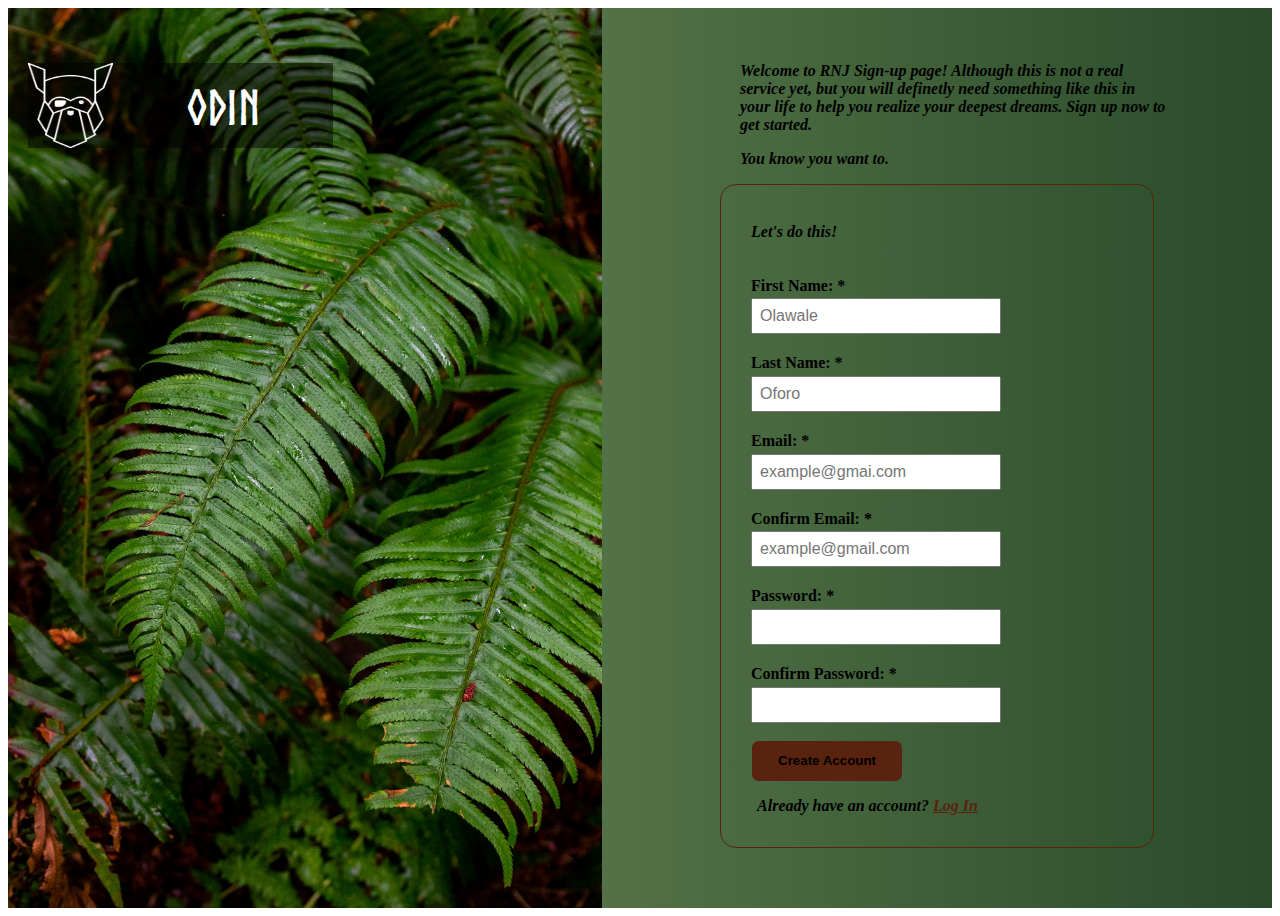
<file: index.html>
<!DOCTYPE html>
<html lang="en">
<head>
    <meta charset="UTF-8">
    <meta name="viewport" content="width=device-width, initial-scale=1.0">
    <title>RNJ Sign-up Form</title>
    <link rel="stylesheet" href="index.css">
</head>
<body>
    <div class="flex-container">
        <div class="the-left">
            <img class="background-flowers" src="image/halie-west-25xggax4bSA-unsplash.jpg" alt="Background Flowers">
            <img class="odin-logo" src="image/odin-lined.png" alt="Odin Logo">
            <div class="odin-name"><p>ODIN</p></div>
            <!--<div class="odin-info">
                <img class="odin-logo" src="image/odin-lined.png" alt="Odin Logo">
                <p class="odin-name">ODIN</p>
              </div>-->
        </div>
        <div class="the-right">
            <p style="margin-left: 100px;" class="welcome-message">Welcome to RNJ Sign-up page! Although this is not a real service yet,
                but you will definetly need something like this in your life to help
                you realize your deepest dreams. Sign up now to get started.
            </p>
            <p style="margin-left: 100px;">You know you want to.</p>
            <form action="constructtechpro.tech" method="post">
                <fieldset>
                    <p>Let's do this!</p>

                    <label for="first_name">First Name: *</label>
                    <input type="text" id="first_name" name="first_name" placeholder="Olawale" required>

                    <label for="last_name">Last Name: *</label>
                    <input type="text" id="last_name" name="last_name" placeholder="Oforo" required>

                    <label for="user_email">Email: *</label>
                    <input type="email" id="user_email" name="emai" placeholder="example@gmai.com" required>

                    <label for="ConfirmEmail">Confirm Email: *</label>
                    <input type="email" id="ConfirmEmail" name="ConfirmEmail" placeholder="example@gmail.com" required>

                    <label for="pass_word">Password: *</label>
                    <input type="password" id="pass_word" name="pass_word" required>

                    <label for="ConfirmPass">Confirm Password: *</label>
                    <input type="password" id="ConfirmPass" name="ConfirmPass" required>
                    
                </fieldset>
                <button style="margin-left: 15px;" class="button" type="submit">Create Account</button>
                    <div>
                        <p style="margin-left: 20px;">Already have an account? <a href="" style="color: rgb(90, 35, 15)">Log In</a></p>
                        <script src="validat_email.js"></script>
                    </div>
                
            </form>
        </div>
    </div>
</body>
</html>
</file>
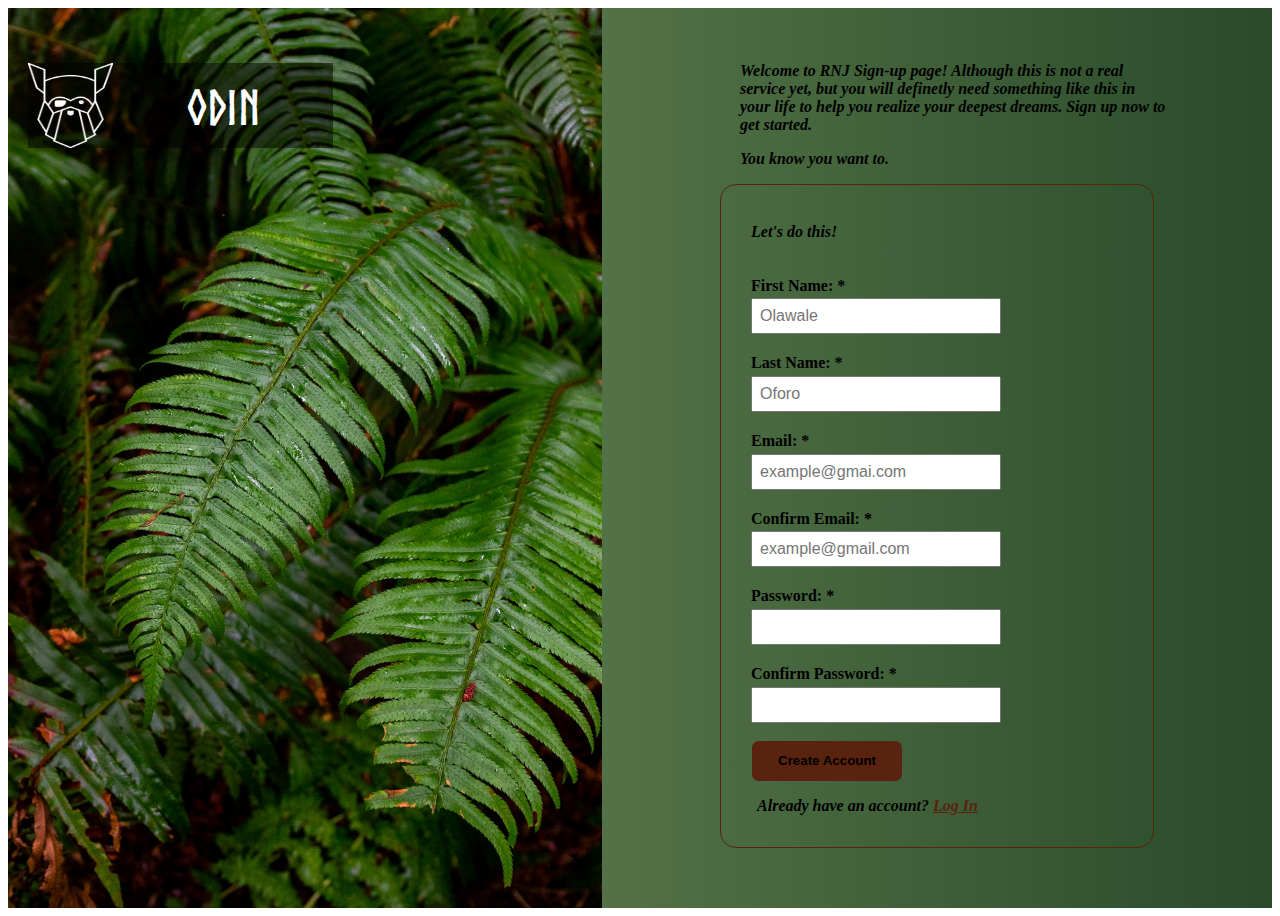
<file: sign_up.html>
<!DOCTYPE html>
<html lang="en">
<head>
    <meta charset="UTF-8">
    <meta name="viewport" content="width=device-width, initial-scale=1.0">
    <title>RNJ Sign-up Form</title>
    <link rel="stylesheet" href="sign_up.css">
</head>
<body>
    <div class="flex-container">
        <div class="the-left">
            <img class="background-flowers" src="image/halie-west-25xggax4bSA-unsplash.jpg" alt="Background Flowers">
            <img class="odin-logo" src="image/odin-lined.png" alt="Odin Logo">
            <div class="odin-name"><p>ODIN</p></div>
            <!--<div class="odin-info">
                <img class="odin-logo" src="image/odin-lined.png" alt="Odin Logo">
                <p class="odin-name">ODIN</p>
              </div>-->
        </div>
        <div class="the-right">
            <p style="margin-left: 100px;" class="welcome-message">Welcome to RNJ Sign-up page! Although this is not a real service yet,
                but you will definetly need something like this in your life to help
                you realize your deepest dreams. Sign up now to get started.
            </p>
            <p style="margin-left: 100px;">You know you want to.</p>
            <form action="constructtechpro.tech" method="post">
                <fieldset>
                    <p>Let's do this!</p>

                    <label for="first_name">First Name: *</label>
                    <input type="text" id="first_name" name="first_name" placeholder="Olawale" required>

                    <label for="last_name">Last Name: *</label>
                    <input type="text" id="last_name" name="last_name" placeholder="Oforo" required>

                    <label for="user_email">Email: *</label>
                    <input type="email" id="user_email" name="emai" placeholder="example@gmai.com" required>

                    <label for="ConfirmEmail">Confirm Email: *</label>
                    <input type="email" id="ConfirmEmail" name="ConfirmEmail" placeholder="example@gmail.com" required>

                    <label for="pass_word">Password: *</label>
                    <input type="password" id="pass_word" name="pass_word" required>

                    <label for="ConfirmPass">Confirm Password: *</label>
                    <input type="password" id="ConfirmPass" name="ConfirmPass" required>
                    
                </fieldset>
                <button style="margin-left: 15px;" class="button" type="submit">Create Account</button>
                    <div>
                        <p style="margin-left: 20px;">Already have an account? <a href="" style="color: rgb(90, 35, 15)">Log In</a></p>
                        <script src="validat_email.js"></script>
                    </div>
                
            </form>
        </div>
    </div>
</body>
</html>
</file>
<file: index.css>
@font-face {
    font-family: personal_font;
    src: url(Norse-Bold.otf);
}
body html {
    margin: 0;
    padding: 0;
    font-family: system-ui, -apple-system, BlinkMacSystemFont, 'Segoe UI', Roboto, Oxygen, Ubuntu, Cantarell, 
    'Open Sans', 'Helvetica Neue', sans-serif, 'Times New Roman', Times, serif;
    height: 100%;
    background-repeat: no-repeat;
  }  
  
  .flex-container {
    display: flex;
    min-height: 100vh;
    background: linear-gradient(to right, #789461, #294B29);
    background-repeat: no-repeat;
  }
  
  .the-left {
    position: relative;
    width: 50%;
    height: auto;
  }
  
 .background-flowers {
    height: 100%;
    width: 100%;
    position: absolute;
    top: 0;
    left: 0;
    background-repeat: no-repeat;
    background-size: cover;
  }
  
  .odin-logo {
    position: absolute;
    top: 55px;
    left: 20px;
    background-color: rgba(0, 0, 0, 0.5);
    width: 85px;
    height: 85px;
  }
  
  .odin-name p {
    position: absolute;
    top: 55px;
    left: 105px;
    color: white;
    font-size: 3rem;
    background-color: rgba(0, 0, 0, 0.5);
    height: 45px;
    width: 180px;
    text-align: center;
    padding: 20px;
    margin: 0;
    font-family: personal_font, system-ui, -apple-system, BlinkMacSystemFont, 'Segoe UI', Roboto, Oxygen, Ubuntu, Cantarell, 'Open Sans', 'Helvetica Neue', sans-serif;
  }
  
  .the-right {
    width: 50%;
    position: relative;
    justify-content: center;
    margin: 3%;
    background-repeat: no-repeat;
  }
  .the-right p {
    color: black;

  }
label  {
    display: block;
    padding-top: 20px;
    letter-spacing: 0.5mmpx;
    font-weight: bolder;
    font-size: 1rem;
    color: black;
}
.the-right p {
    font-weight: bold;
    font-style: italic;
    width: 72%;
}
.button {
    background-color: rgb(90, 35, 15);
    margin-top: 2%;
    border-radius: 0.5em;
    width:  150px;
    padding: 10px;
    border: none;
    color: black;
    height: 40px;
    font-weight: bold;
    cursor: pointer;
 }
 .button:hover {
    background-color: #6ac519;
    opacity: 0.9;
 }
 input, textarea {
    font: 1em sans-serif;
    width: 250px;
    box-sizing: border-box;
    padding: 7px;
    margin-top: 1%;
 }
 input:focus {
    border-color: brown;
    outline: none; 
}

 form {
    margin: 0 auto;
    width: 400px;
    padding: 1em;
    border: 1px solid rgb(90, 35, 15);
    border-radius: 1em;
  }
  fieldset {
    border: none;
  }
</file>
<file: sign_up.css>
@font-face {
    font-family: personal_font;
    src: url(Norse-Bold.otf);
}
body html {
    margin: 0;
    padding: 0;
    font-family: system-ui, -apple-system, BlinkMacSystemFont, 'Segoe UI', Roboto, Oxygen, Ubuntu, Cantarell, 
    'Open Sans', 'Helvetica Neue', sans-serif, 'Times New Roman', Times, serif;
    height: 100%;
    background-repeat: no-repeat;
  }  
  
  .flex-container {
    display: flex;
    min-height: 100vh;
    background: linear-gradient(to right, #789461, #294B29);
    background-repeat: no-repeat;
  }
  
  .the-left {
    position: relative;
    width: 50%;
    height: auto;
  }
  
 .background-flowers {
    height: 100%;
    width: 100%;
    position: absolute;
    top: 0;
    left: 0;
    background-repeat: no-repeat;
    background-size: cover;
  }
  
  .odin-logo {
    position: absolute;
    top: 55px;
    left: 20px;
    background-color: rgba(0, 0, 0, 0.5);
    width: 85px;
    height: 85px;
  }
  
  .odin-name p {
    position: absolute;
    top: 55px;
    left: 105px;
    color: white;
    font-size: 3rem;
    background-color: rgba(0, 0, 0, 0.5);
    height: 45px;
    width: 180px;
    text-align: center;
    padding: 20px;
    margin: 0;
    font-family: personal_font, system-ui, -apple-system, BlinkMacSystemFont, 'Segoe UI', Roboto, Oxygen, Ubuntu, Cantarell, 'Open Sans', 'Helvetica Neue', sans-serif;
  }
  
  .the-right {
    width: 50%;
    position: relative;
    justify-content: center;
    margin: 3%;
    background-repeat: no-repeat;
  }
  .the-right p {
    color: black;

  }
label  {
    display: block;
    padding-top: 20px;
    letter-spacing: 0.5mmpx;
    font-weight: bolder;
    font-size: 1rem;
    color: black;
}
.the-right p {
    font-weight: bold;
    font-style: italic;
    width: 72%;
}
.button {
    background-color: rgb(90, 35, 15);
    margin-top: 2%;
    border-radius: 0.5em;
    width:  150px;
    padding: 10px;
    border: none;
    color: black;
    height: 40px;
    font-weight: bold;
    cursor: pointer;
 }
 .button:hover {
    background-color: #6ac519;
    opacity: 0.9;
 }
 input, textarea {
    font: 1em sans-serif;
    width: 250px;
    box-sizing: border-box;
    padding: 7px;
    margin-top: 1%;
 }
 input:focus {
    border-color: brown;
    outline: none; 
}

 form {
    margin: 0 auto;
    width: 400px;
    padding: 1em;
    border: 1px solid rgb(90, 35, 15);
    border-radius: 1em;
  }
  fieldset {
    border: none;
  }
</file>
